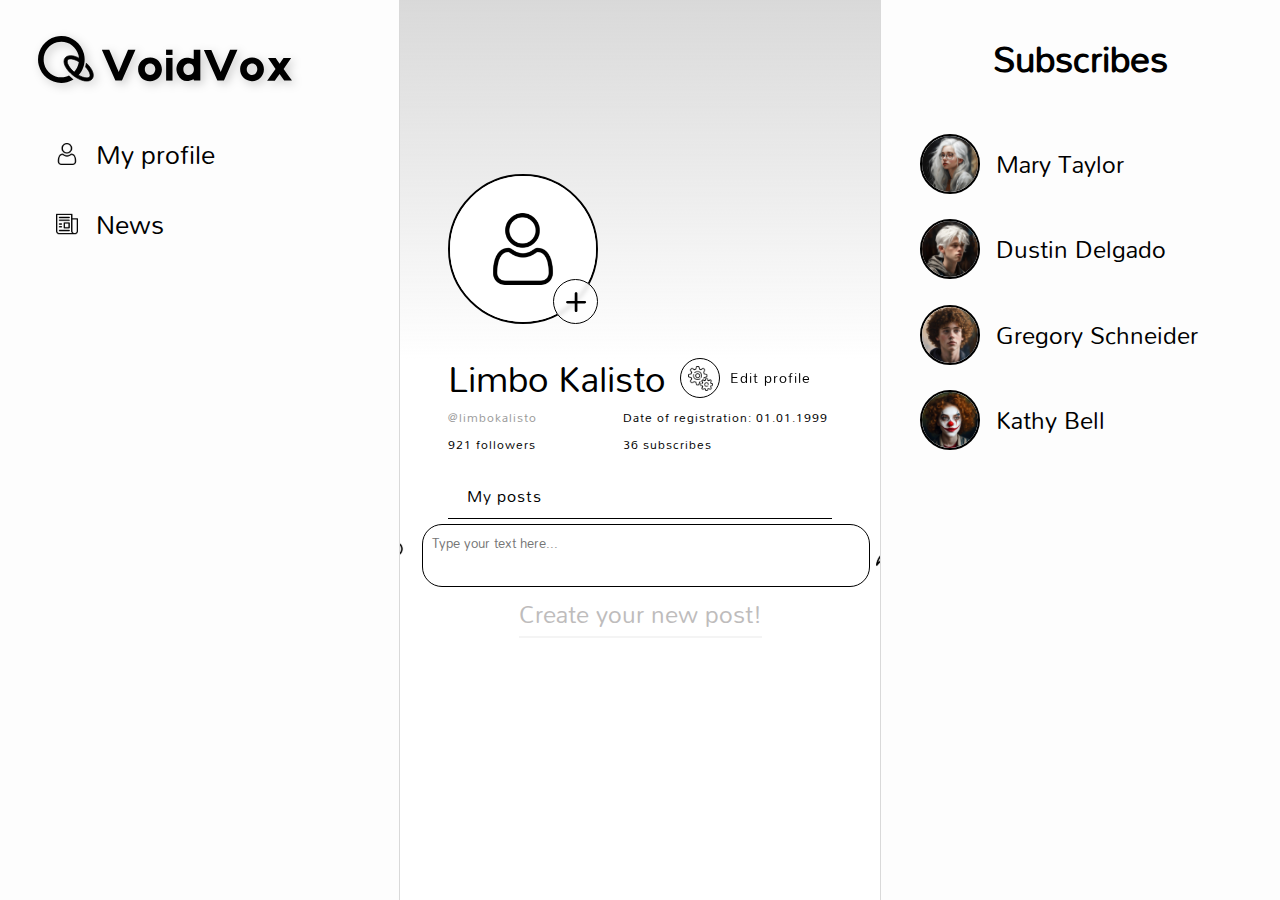
<file: index.html>
<!DOCTYPE html>
<html lang="en">
  <head>
    <meta charset="UTF-8" />
    <meta name="viewport" content="width=device-width, initial-scale=1.0" />
    <link rel="preconnect" href="https://fonts.googleapis.com" />
    <link rel="preconnect" href="https://fonts.gstatic.com" crossorigin />
    <link
      href="https://fonts.googleapis.com/css2?family=Mandali&display=swap"
      rel="stylesheet"
    />
    <link rel="apple-touch-icon" sizes="180x180" href="/apple-touch-icon.png" />
    <link rel="icon" type="image/png" sizes="32x32" href="/favicon-32x32.png" />
    <link rel="icon" type="image/png" sizes="16x16" href="/favicon-16x16.png" />
    <link rel="manifest" href="/site.webmanifest" />
    <link rel="stylesheet" href="css/styles.css" />
    <title>VoidVox</title>
  </head>
  <body>
    <div class="wrapper">
      <div class="right_part">
        <div class="logo">
          <img src="img/logo.svg" alt="" />
        </div>
        <div class="profile_button">
          <a href="#" class="myProfile">
            <div class="myProfile">
              <img src="img/profile.svg" alt="" />
              <p class="profile_text">My profile</p>
            </div>
          </a>
        </div>
        <div class="profile_button">
          <a href="pages/news.html" class="myProfile">
            <div class="myProfile">
              <img src="img/newspaper.png" alt="" />
              <p class="profile_text">News</p>
            </div>
          </a>
        </div>
      </div>

      <div class="main_part">
        <div class="header">
          <div class="avatar">
            <div class="avatar_icon">
              <img src="img/avatar.png" id="avatar" alt="" />
              <div class="add_avatar" onclick="uploadImage()">
                <span class="plus">+</span>
                <input
                  type="file"
                  id="imageAdd"
                  style="display: none"
                  onchange="updateAvatar()"
                />
              </div>
            </div>
          </div>
        </div>
        <div class="main_info">
          <div class="name">
            <p class="name_text" id="name">Limbo Kalisto</p>
          </div>
          <div class="second_info">
            <div class="first_block">
              <p class="second_info_text" id="tag">
                <span>@limbokalisto</span>
              </p>
              <p class="second_info_text">921 followers</p>
            </div>
            <div class="second_block">
              <p class="second_info_text">Date of registration: 01.01.1999</p>
              <p class="second_info_text">36 subscribes</p>
            </div>
            <a class="edit_profile_link" onclick="openEditProfilePopup(event)">
              <div class="edit_profile">
                <div class="edit_logo">
                  <img src="img/gear.png" alt="" />
                </div>
                <div class="edit_text">Edit profile</div>
              </div>
            </a>
          </div>
        </div>
        <div class="posts_infoblock">
          <p class="posts_infoblock_text">My posts</p>
        </div>
        <div class="create_post">
          <div class="add_icon">
            <img src="img/clip.svg" alt="" onclick="chooseImage()" />
            <input
              type="file"
              id="imageInput"
              accept="image/*"
              style="display: none"
              onchange="handleImageChange()"
            />
          </div>
          <div>
            <textarea
              id="textInput"
              class="text_input"
              placeholder="Type your text here..."
            ></textarea>
          </div>
          <a href="" class="enter_icon" onclick="publishPost(event)">
            <div>
              <img src="img/forward.svg" alt="" />
            </div>
          </a>
        </div>
        <div class="post_container" id="posts"></div>
        <div class="empty_post" id="empty_post">
          <p>Create your new post!</p>
        </div>
      </div>
      <!-- Всплывающее окно для редактирования профиля -->
      <div class="popup" id="editProfilePopup">
        <div class="popup-content">
          <span class="close" onclick="closeEditProfilePopup(event)"
            >&times;</span
          >
          <h2>Edit Profile</h2>
          <label for="editName">Name:</label>
          <input type="text" id="editName" />
          <label for="editTag">Tag:</label>
          <input type="text" id="editTag" />
          <button onclick="saveProfileChanges(event)">Save Changes</button>
        </div>
      </div>

      <div class="left_part">
        <div class="subscribes">
          <h1>Subscribes</h1>
          <a href="pages/MaryTaylor.html" class="subscriber">
            <div class="subscriber">
              <div class="sub_avatar">
                <img src="img/Mary.png" alt="" />
              </div>
              <p>Mary Taylor</p>
            </div>
          </a>
          <a href="pages/DustinDelgado.html" class="subscriber">
            <div class="subscriber">
              <div class="sub_avatar">
                <img src="img/Dustin.png" alt="" />
              </div>
              <p>Dustin Delgado</p>
            </div>
          </a>
          <a href="pages/GregorySchneider.html" class="subscriber">
            <div class="subscriber">
              <div class="sub_avatar">
                <img src="img/Gregory.png" alt="" />
              </div>
              <p>Gregory Schneider</p>
            </div>
          </a>
          <a href="pages/KathyBell.html" class="subscriber">
            <div class="subscriber">
              <div class="sub_avatar">
                <img src="img/Kathy.png" alt="" />
              </div>
              <p>Kathy Bell</p>
            </div>
          </a>
        </div>
      </div>
    </div>
    <script src="js/scripts.js"></script>
  </body>
</html>
</file>
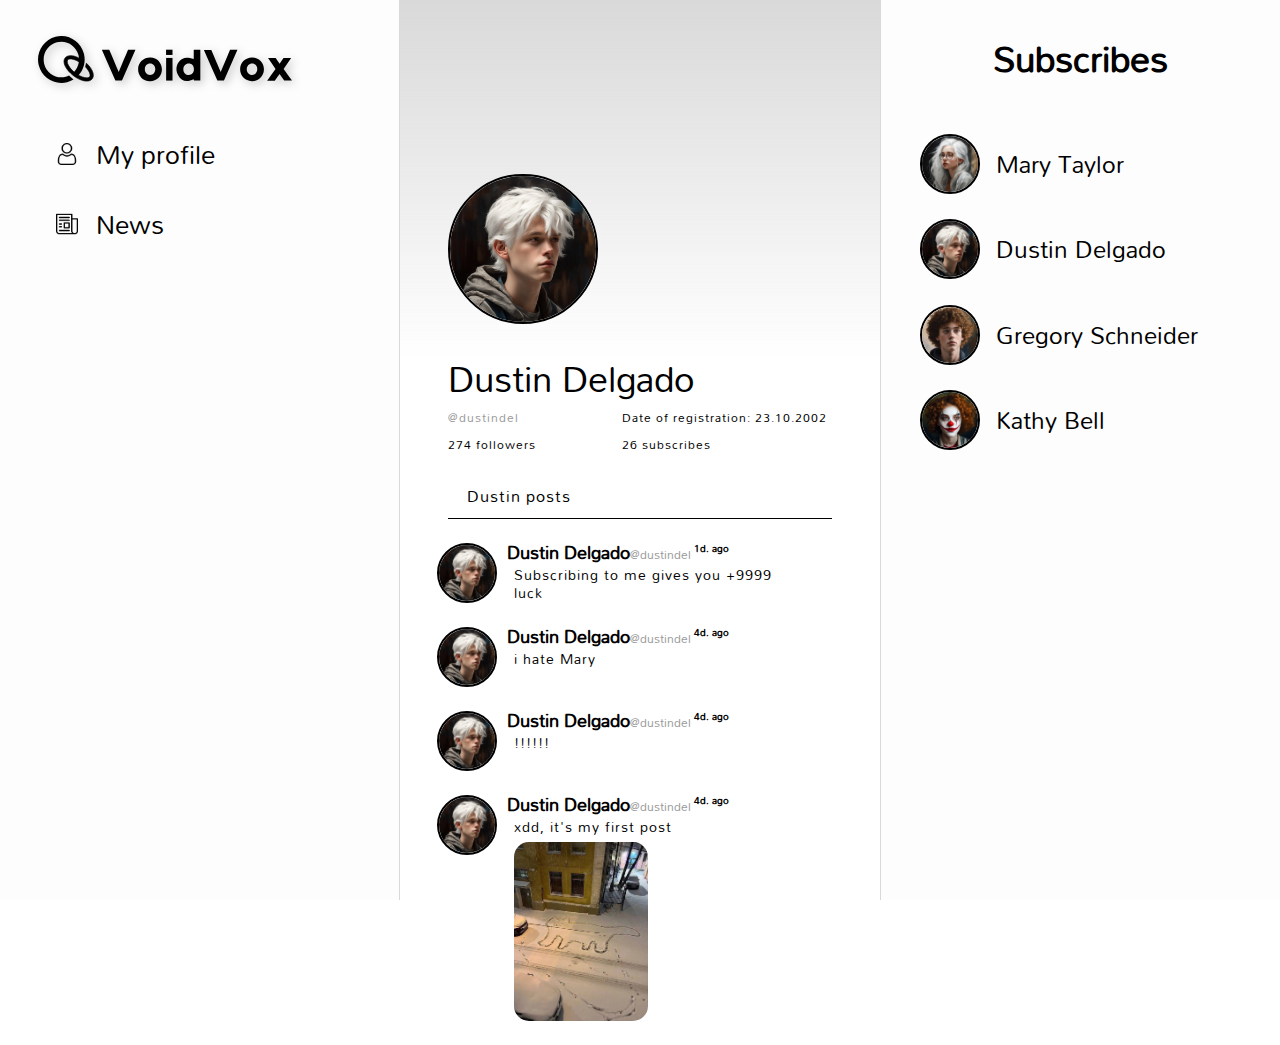
<file: pages/DustinDelgado.html>
<!DOCTYPE html>
<html lang="en">
  <head>
    <meta charset="UTF-8" />
    <meta name="viewport" content="width=device-width, initial-scale=1.0" />
    <link rel="preconnect" href="https://fonts.googleapis.com" />
    <link rel="preconnect" href="https://fonts.gstatic.com" crossorigin />
    <link
      href="https://fonts.googleapis.com/css2?family=Mandali&display=swap"
      rel="stylesheet"
    />
    <link
      rel="apple-touch-icon"
      sizes="180x180"
      href="../apple-touch-icon.png"
    />
    <link
      rel="icon"
      type="image/png"
      sizes="32x32"
      href="../favicon-32x32.png"
    />
    <link
      rel="icon"
      type="image/png"
      sizes="16x16"
      href="../favicon-16x16.png"
    />
    <link rel="stylesheet" href="MaryTaylor.css" />
    <title>VoidVox</title>
  </head>
  <body>
    <div class="wrapper">
      <div class="right_part">
        <div class="logo">
          <img src="../img/logo.svg" alt="" />
        </div>
        <div class="profile_button">
          <a href="../index.html"  class="myProfile">
            <div class="myProfile">
              <img src="../img/profile.svg" alt="" />
              <p class="profile_text">My profile</p>
            </div>
          </a>
        </div>
        <div class="profile_button">
          <a href="news.html"  class="myProfile">
          <div class="myProfile">
            <img src="../img/newspaper.png" alt="" />
            <p class="profile_text">News</p>
          </div>
        </a>
        </div>
      </div>

      <div class="main_part">
        <div class="header">
          <div class="avatar">
            <div class="avatar_icon">
              <img src="../img/Dustin.png" id="avatar" alt="" />
            </div>
          </div>
        </div>
        <div class="main_info">
          <div class="name">
            <p class="name_text" id="name">Dustin Delgado</p>
          </div>
          <div class="second_info">
            <div class="first_block">
              <p class="second_info_text" id="tag">
                <span>@dustindel</span>
              </p>
              <p class="second_info_text">274 followers</p>
            </div>
            <div class="second_block">
              <p class="second_info_text">Date of registration: 23.10.2002</p>
              <p class="second_info_text">26 subscribes</p>
            </div>
          </div>
        </div>
        <div class="posts_infoblock">
          <p class="posts_infoblock_text">Dustin posts</p>
        </div>

        <div class="post_container" id="posts">
          <div class="post">
            <div class="post_avatar">
              <img src="../img/Dustin.png" alt="" />
            </div>
            <div class="post_content">
              <div class="post_profile">
                <p>Dustin Delgado</p>
                <p><span>@dustindel</span></p>
                <p class="post_date">1d. ago</p>
              </div>
              <div class="post_main">
                <p>
                  Subscribing to me gives you +9999 luck
                </p>
              </div>
            </div>
          </div>
          <div class="post">
            <div class="post_avatar">
              <img src="../img/Dustin.png" alt="" />
            </div>
            <div class="post_content">
              <div class="post_profile">
                <p>Dustin Delgado</p>
                <p><span>@dustindel</span></p>
                <p class="post_date">4d. ago</p>
              </div>
              <div class="post_main">
                <p>i hate Mary</p>

              </div>
            </div>
          </div>
          <div class="post">
            <div class="post_avatar">
              <img src="../img/Dustin.png" alt="" />
            </div>
            <div class="post_content">
              <div class="post_profile">
                <p>Dustin Delgado</p>
                <p><span>@dustindel</span></p>
                <p class="post_date">4d. ago</p>
              </div>
              <div class="post_main">
                <p>!!!!!!</p>

              </div>
            </div>
          </div>
          <div class="post">
            <div class="post_avatar">
              <img src="../img/Dustin.png" alt="" />
            </div>
            <div class="post_content">
              <div class="post_profile">
                <p>Dustin Delgado</p>
                <p><span>@dustindel</span></p>
                <p class="post_date">4d. ago</p>
              </div>
              <div class="post_main">
                <p>xdd, it's my first post</p>
                <img src="../img/snow.jpg" alt="" />
              </div>
            </div>
          </div>
        </div>
      </div>
      
      <div class="left_part">
        <div class="subscribes">
          <h1>Subscribes</h1>
          <a href="MaryTaylor.html" class="subscriber">
            <div class="subscriber">
              <div class="sub_avatar">
                <img src="../img/Mary.png" alt="" />
              </div>
              <p>Mary Taylor</p>
            </div>
          </a>
          <a href="#" class="subscriber">
            <div class="subscriber">
              <div class="sub_avatar">
                <img src="../img/Dustin.png" alt="" />
              </div>
              <p>Dustin Delgado</p>
            </div>
          </a>
          <a href="GregorySchneider.html" class="subscriber">
            <div class="subscriber">
              <div class="sub_avatar">
                <img src="../img/Gregory.png" alt="" />
              </div>
              <p>Gregory Schneider</p>
            </div>
          </a>
          <a href="KathyBell.html" class="subscriber">
            <div class="subscriber">
              <div class="sub_avatar">
                <img src="../img/Kathy.png" alt="" />
              </div>
              <p>Kathy Bell</p>
            </div>
          </a>
        </div>
      </div>
    </div>
  </body>
</html>
</file>
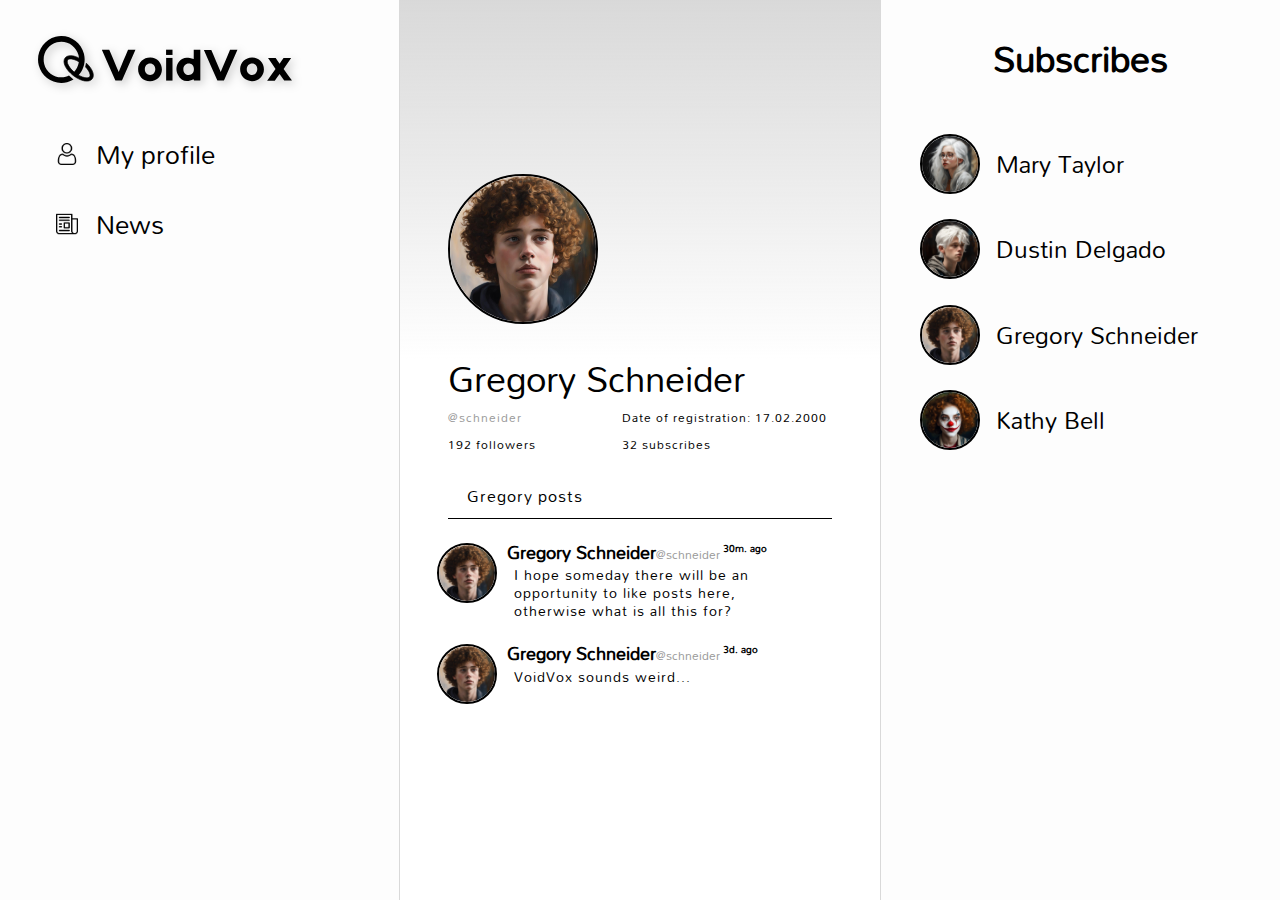
<file: pages/GregorySchneider.html>
<!DOCTYPE html>
<html lang="en">
  <head>
    <meta charset="UTF-8" />
    <meta name="viewport" content="width=device-width, initial-scale=1.0" />
    <link rel="preconnect" href="https://fonts.googleapis.com" />
    <link rel="preconnect" href="https://fonts.gstatic.com" crossorigin />
    <link
      href="https://fonts.googleapis.com/css2?family=Mandali&display=swap"
      rel="stylesheet"
    />
    <link
      rel="apple-touch-icon"
      sizes="180x180"
      href="../apple-touch-icon.png"
    />
    <link
      rel="icon"
      type="image/png"
      sizes="32x32"
      href="../favicon-32x32.png"
    />
    <link
      rel="icon"
      type="image/png"
      sizes="16x16"
      href="../favicon-16x16.png"
    />
    <link rel="stylesheet" href="MaryTaylor.css" />
    <title>VoidVox</title>
  </head>
  <body>
    <div class="wrapper">
      <div class="right_part">
        <div class="logo">
          <img src="../img/logo.svg" alt="" />
        </div>
        <div class="profile_button">
          <a href="../index.html"  class="myProfile">
            <div class="myProfile">
              <img src="../img/profile.svg" alt="" />
              <p class="profile_text">My profile</p>
            </div>
          </a>
        </div>
        <div class="profile_button">
          <a href="news.html"  class="myProfile">
          <div class="myProfile">
            <img src="../img/newspaper.png" alt="" />
            <p class="profile_text">News</p>
          </div>
        </a>
        </div>
      </div>

      <div class="main_part">
        <div class="header">
          <div class="avatar">
            <div class="avatar_icon">
              <img src="../img/Gregory.png" id="avatar" alt="" />
            </div>
          </div>
        </div>
        <div class="main_info">
          <div class="name">
            <p class="name_text" id="name">Gregory Schneider</p>
          </div>
          <div class="second_info">
            <div class="first_block">
              <p class="second_info_text" id="tag">
                <span>@schneider</span>
              </p>
              <p class="second_info_text">192 followers</p>
            </div>
            <div class="second_block">
              <p class="second_info_text">Date of registration: 17.02.2000</p>
              <p class="second_info_text">32 subscribes</p>
            </div>
          </div>
        </div>
        <div class="posts_infoblock">
          <p class="posts_infoblock_text">Gregory posts</p>
        </div>

        <div class="post_container" id="posts">
          <div class="post">
            <div class="post_avatar">
              <img src="../img/Gregory.png" alt="" />
            </div>
            <div class="post_content">
              <div class="post_profile">
                <p>Gregory Schneider</p>
                <p><span>@schneider</span></p>
                <p class="post_date">30m. ago</p>
              </div>
              <div class="post_main">
                <p>
                  I hope someday there will be an opportunity to like posts here, otherwise what is all this for?
                </p>
              </div>
            </div>
          </div>
          <div class="post">
            <div class="post_avatar">
              <img src="../img/Gregory.png" alt="" />
            </div>
            <div class="post_content">
              <div class="post_profile">
                <p>Gregory Schneider</p>
                <p><span>@schneider</span></p>
                <p class="post_date">3d. ago</p>
              </div>
              <div class="post_main">
                <p>VoidVox sounds weird...</p>
              </div>
            </div>
          </div>
        </div>
      </div>

      <div class="left_part">
        <div class="subscribes">
          <h1>Subscribes</h1>
          <a href="MaryTaylor.html" class="subscriber">
            <div class="subscriber">
              <div class="sub_avatar">
                <img src="../img/Mary.png" alt="" />
              </div>
              <p>Mary Taylor</p>
            </div>
          </a>
          <a href="DustinDelgado.html" class="subscriber">
            <div class="subscriber">
              <div class="sub_avatar">
                <img src="../img/Dustin.png" alt="" />
              </div>
              <p>Dustin Delgado</p>
            </div>
          </a>
          <a href="#" class="subscriber">
            <div class="subscriber">
              <div class="sub_avatar">
                <img src="../img/Gregory.png" alt="" />
              </div>
              <p>Gregory Schneider</p>
            </div>
          </a>
          <a href="KathyBell.html" class="subscriber">
            <div class="subscriber">
              <div class="sub_avatar">
                <img src="../img/Kathy.png" alt="" />
              </div>
              <p>Kathy Bell</p>
            </div>
          </a>
        </div>
      </div>
    </div>
  </body>
</html>
</file>
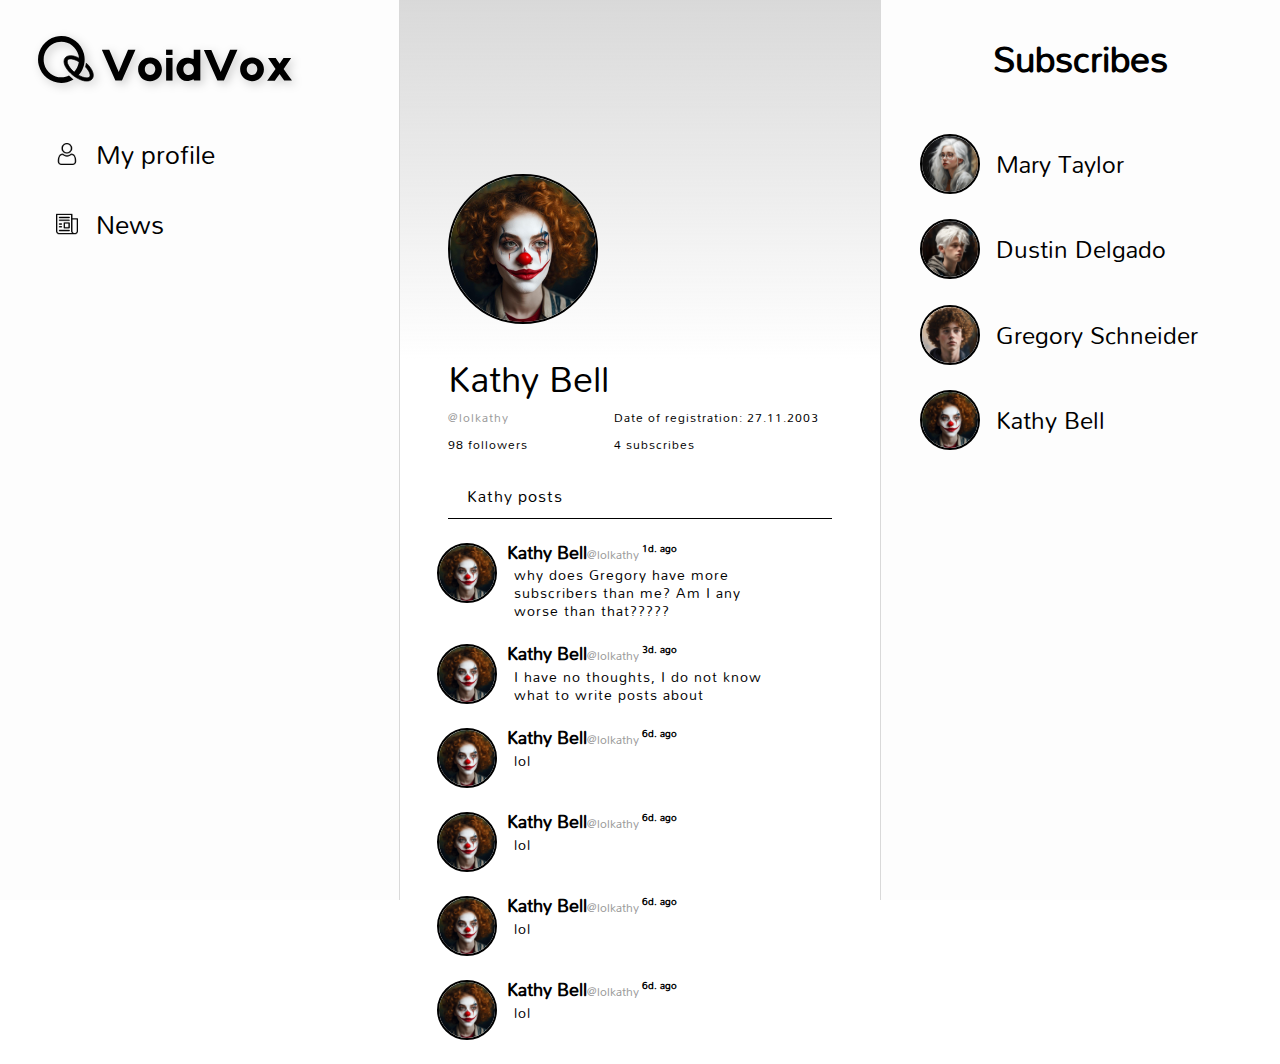
<file: pages/KathyBell.html>
<!DOCTYPE html>
<html lang="en">
  <head>
    <meta charset="UTF-8" />
    <meta name="viewport" content="width=device-width, initial-scale=1.0" />
    <link rel="preconnect" href="https://fonts.googleapis.com" />
    <link rel="preconnect" href="https://fonts.gstatic.com" crossorigin />
    <link
      href="https://fonts.googleapis.com/css2?family=Mandali&display=swap"
      rel="stylesheet"
    />
    <link
      rel="apple-touch-icon"
      sizes="180x180"
      href="../apple-touch-icon.png"
    />
    <link
      rel="icon"
      type="image/png"
      sizes="32x32"
      href="../favicon-32x32.png"
    />
    <link
      rel="icon"
      type="image/png"
      sizes="16x16"
      href="../favicon-16x16.png"
    />
    <link rel="stylesheet" href="MaryTaylor.css" />
    <title>VoidVox</title>
  </head>
  <body>
    <div class="wrapper">
      <div class="right_part">
        <div class="logo">
          <img src="../img/logo.svg" alt="" />
        </div>
        <div class="profile_button">
          <a href="../index.html"  class="myProfile">
            <div class="myProfile">
              <img src="../img/profile.svg" alt="" />
              <p class="profile_text">My profile</p>
            </div>
          </a>
        </div>
        <div class="profile_button">
          <a href="news.html"  class="myProfile">
          <div class="myProfile">
            <img src="../img/newspaper.png" alt="" />
            <p class="profile_text">News</p>
          </div>
        </a>
        </div>
      </div>

      <div class="main_part">
        <div class="header">
          <div class="avatar">
            <div class="avatar_icon">
              <img src="../img/Kathy.png" id="avatar" alt="" />
            </div>
          </div>
        </div>
        <div class="main_info">
          <div class="name">
            <p class="name_text" id="name">Kathy Bell</p>
          </div>
          <div class="second_info">
            <div class="first_block">
              <p class="second_info_text" id="tag">
                <span>@lolkathy</span>
              </p>
              <p class="second_info_text">98 followers</p>
            </div>
            <div class="second_block">
              <p class="second_info_text">Date of registration: 27.11.2003</p>
              <p class="second_info_text">4 subscribes</p>
            </div>
          </div>
        </div>
        <div class="posts_infoblock">
          <p class="posts_infoblock_text">Kathy posts</p>
        </div>

        <div class="post_container" id="posts">
          <div class="post">
            <div class="post_avatar">
              <img src="../img/Kathy.png" alt="" />
            </div>
            <div class="post_content">
              <div class="post_profile">
                <p>Kathy Bell</p>
                <p><span>@lolkathy</span></p>
                <p class="post_date">1d. ago</p>
              </div>
              <div class="post_main">
                <p>
                  why does Gregory have more subscribers than me? Am I any worse than that?????
                </p>
              </div>
            </div>
          </div>
          <div class="post">
            <div class="post_avatar">
              <img src="../img/Kathy.png" alt="" />
            </div>
            <div class="post_content">
              <div class="post_profile">
                <p>Kathy Bell</p>
                <p><span>@lolkathy</span></p>
                <p class="post_date">3d. ago</p>
              </div>
              <div class="post_main">
                <p>I have no thoughts, I do not know what to write posts about</p>
              </div>
            </div>
          </div>
          <div class="post">
            <div class="post_avatar">
              <img src="../img/Kathy.png" alt="" />
            </div>
            <div class="post_content">
              <div class="post_profile">
                <p>Kathy Bell</p>
                <p><span>@lolkathy</span></p>
                <p class="post_date">6d. ago</p>
              </div>
              <div class="post_main">
                <p>lol</p>
              </div>
            </div>
          </div>
          <div class="post">
            <div class="post_avatar">
              <img src="../img/Kathy.png" alt="" />
            </div>
            <div class="post_content">
              <div class="post_profile">
                <p>Kathy Bell</p>
                <p><span>@lolkathy</span></p>
                <p class="post_date">6d. ago</p>
              </div>
              <div class="post_main">
                <p>lol</p>
              </div>
            </div>
          </div>
          <div class="post">
            <div class="post_avatar">
              <img src="../img/Kathy.png" alt="" />
            </div>
            <div class="post_content">
              <div class="post_profile">
                <p>Kathy Bell</p>
                <p><span>@lolkathy</span></p>
                <p class="post_date">6d. ago</p>
              </div>
              <div class="post_main">
                <p>lol</p>
              </div>
            </div>
          </div>
          <div class="post">
            <div class="post_avatar">
              <img src="../img/Kathy.png" alt="" />
            </div>
            <div class="post_content">
              <div class="post_profile">
                <p>Kathy Bell</p>
                <p><span>@lolkathy</span></p>
                <p class="post_date">6d. ago</p>
              </div>
              <div class="post_main">
                <p>lol</p>
              </div>
            </div>
          </div>
        </div>
      </div>
     

      <div class="left_part">
        <div class="subscribes">
          <h1>Subscribes</h1>
          <a href="MaryTaylor.html" class="subscriber">
            <div class="subscriber">
              <div class="sub_avatar">
                <img src="../img/Mary.png" alt="" />
              </div>
              <p>Mary Taylor</p>
            </div>
          </a>
          <a href="DustinDelgado.html" class="subscriber">
            <div class="subscriber">
              <div class="sub_avatar">
                <img src="../img/Dustin.png" alt="" />
              </div>
              <p>Dustin Delgado</p>
            </div>
          </a>
          <a href="GregorySchneider.html" class="subscriber">
            <div class="subscriber">
              <div class="sub_avatar">
                <img src="../img/Gregory.png" alt="" />
              </div>
              <p>Gregory Schneider</p>
            </div>
          </a>
          <a href="#" class="subscriber">
            <div class="subscriber">
              <div class="sub_avatar">
                <img src="../img/Kathy.png" alt="" />
              </div>
              <p>Kathy Bell</p>
            </div>
          </a>
        </div>
      </div>
    </div>
  </body>
</html>
</file>
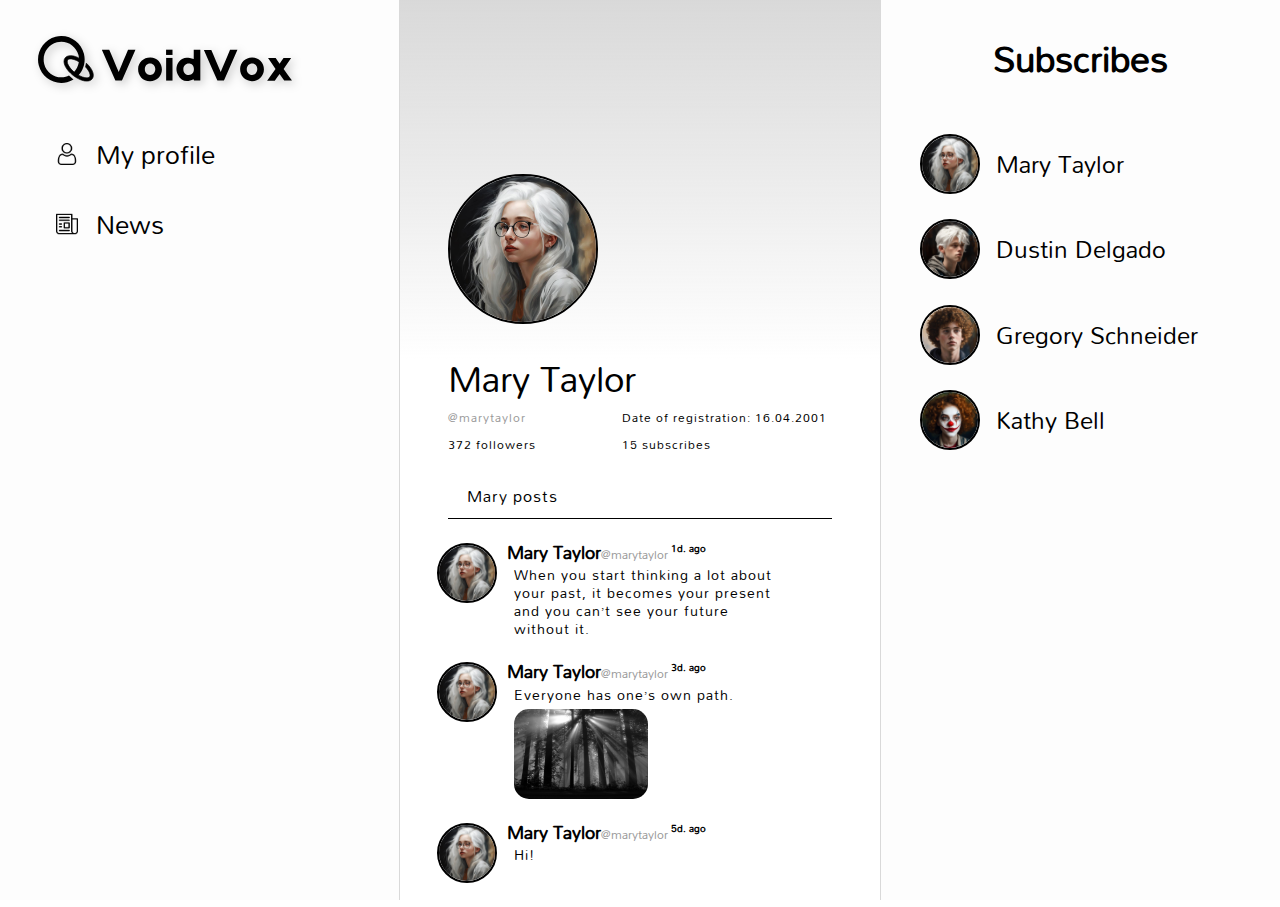
<file: pages/MaryTaylor.html>
<!DOCTYPE html>
<html lang="en">
  <head>
    <meta charset="UTF-8" />
    <meta name="viewport" content="width=device-width, initial-scale=1.0" />
    <link rel="preconnect" href="https://fonts.googleapis.com" />
    <link rel="preconnect" href="https://fonts.gstatic.com" crossorigin />
    <link
      href="https://fonts.googleapis.com/css2?family=Mandali&display=swap"
      rel="stylesheet"
    />
    <link
      rel="apple-touch-icon"
      sizes="180x180"
      href="../apple-touch-icon.png"
    />
    <link
      rel="icon"
      type="image/png"
      sizes="32x32"
      href="../favicon-32x32.png"
    />
    <link
      rel="icon"
      type="image/png"
      sizes="16x16"
      href="../favicon-16x16.png"
    />
    <link rel="stylesheet" href="MaryTaylor.css" />
    <title>VoidVox</title>
  </head>
  <body>
    <div class="wrapper">
      <div class="right_part">
        <div class="logo">
          <img src="../img/logo.svg" alt="" />
        </div>
        <div class="profile_button">
          <a href="../index.html"  class="myProfile">
            <div class="myProfile">
              <img src="../img/profile.svg" alt="" />
              <p class="profile_text">My profile</p>
            </div>
          </a>
        </div>
        <div class="profile_button">
          <a href="news.html"  class="myProfile">
          <div class="myProfile">
            <img src="../img/newspaper.png" alt="" />
            <p class="profile_text">News</p>
          </div>
        </a>
        </div>
      </div>

      <div class="main_part">
        <div class="header">
          <div class="avatar">
            <div class="avatar_icon">
              <img src="../img/Mary.png" id="avatar" alt="" />
            </div>
          </div>
        </div>
        <div class="main_info">
          <div class="name">
            <p class="name_text" id="name">Mary Taylor</p>
          </div>
          <div class="second_info">
            <div class="first_block">
              <p class="second_info_text" id="tag">
                <span>@marytaylor</span>
              </p>
              <p class="second_info_text">372 followers</p>
            </div>
            <div class="second_block">
              <p class="second_info_text">Date of registration: 16.04.2001</p>
              <p class="second_info_text">15 subscribes</p>
            </div>
          </div>
        </div>
        <div class="posts_infoblock">
          <p class="posts_infoblock_text">Mary posts</p>
        </div>

        <div class="post_container" id="posts">
          <div class="post">
            <div class="post_avatar">
              <img src="../img/Mary.png" alt="" />
            </div>
            <div class="post_content">
              <div class="post_profile">
                <p>Mary Taylor</p>
                <p><span>@marytaylor</span></p>
                <p class="post_date">1d. ago</p>
              </div>
              <div class="post_main">
                <p>
                  When you start thinking a lot about your past, it becomes your
                  present and you can’t see your future without it.
                </p>
              </div>
            </div>
          </div>
          <div class="post">
            <div class="post_avatar">
              <img src="../img/Mary.png" alt="" />
            </div>
            <div class="post_content">
              <div class="post_profile">
                <p>Mary Taylor</p>
                <p><span>@marytaylor</span></p>
                <p class="post_date">3d. ago</p>
              </div>
              <div class="post_main">
                <p>Everyone has one’s own path.</p>
                <img src="../img/les.jpg" alt="" />
              </div>
            </div>
          </div>
          <div class="post">
            <div class="post_avatar">
              <img src="../img/Mary.png" alt="" />
            </div>
            <div class="post_content">
              <div class="post_profile">
                <p>Mary Taylor</p>
                <p><span>@marytaylor</span></p>
                <p class="post_date">5d. ago</p>
              </div>
              <div class="post_main">
                <p>Hi!</p>
              </div>
            </div>
          </div>
        </div>
      </div>
      

      <div class="left_part">
        <div class="subscribes">
          <h1>Subscribes</h1>
          <a href="#" class="subscriber">
            <div class="subscriber">
              <div class="sub_avatar">
                <img src="../img/Mary.png" alt="" />
              </div>
              <p>Mary Taylor</p>
            </div>
          </a>
          <a href="DustinDelgado.html" class="subscriber">
            <div class="subscriber">
              <div class="sub_avatar">
                <img src="../img/Dustin.png" alt="" />
              </div>
              <p>Dustin Delgado</p>
            </div>
          </a>
          <a href="GregorySchneider.html" class="subscriber">
            <div class="subscriber">
              <div class="sub_avatar">
                <img src="../img/Gregory.png" alt="" />
              </div>
              <p>Gregory Schneider</p>
            </div>
          </a>
          <a href="KathyBell.html" class="subscriber">
            <div class="subscriber">
              <div class="sub_avatar">
                <img src="../img/Kathy.png" alt="" />
              </div>
              <p>Kathy Bell</p>
            </div>
          </a>
        </div>
      </div>
    </div>
  </body>
</html>
</file>
<file: css/styles.css>
/*Обнуление*/
* {
  padding: 0;
  margin: 0;
  border: 0;
}
*,
*:before,
*:after {
  -moz-box-sizing: border-box;
  -webkit-box-sizing: border-box;
  box-sizing: border-box;
}
:focus,
:active {
  outline: none;
}
a:focus,
a:active {
  outline: none;
}

nav,
footer,
header,
aside {
  display: block;
}

html,
body {
  height: 100%;
  width: 100%;
  font-size: 100%;
  line-height: 1;
  font-size: 14px;
  -ms-text-size-adjust: 100%;
  -moz-text-size-adjust: 100%;
  -webkit-text-size-adjust: 100%;
}
input,
button,
textarea {
  font-family: inherit;
}

input::-ms-clear {
  display: none;
}
button {
  cursor: pointer;
}
button::-moz-focus-inner {
  padding: 0;
  border: 0;
}
a,
a:visited {
  text-decoration: none;
}
a:hover {
  text-decoration: none;
}
ul li {
  list-style: none;
}
img {
  vertical-align: top;
}

h1,
h2,
h3,
h4,
h5,
h6 {
  font-size: inherit;
  font-weight: 400;
}
/*--------------------*/

.bigred {
  font-size: 20px;
  color: red;
}

body {
  font-family: "Mandali", sans-serif;
}
.wrapper {
  width: 100%;
  height: 100%;
  display: flex;
}
.right_part {
  width: 400px;
  height: 100%;
  display: flex;
  flex-direction: column;
  align-items: left;
  background-color: #fdfdfd;
  position: fixed;
  padding-left: 3%;
}
.right_part::after {
  content: "";
  position: absolute;
  top: 0%; /* половина высоты div */
  right: 0;
  height: 100%; /* половина высоты div */
  border-right: 1px solid rgba(217, 217, 217, 1); /* тут можно установить нужный цвет и толщину границы */
}
.logo {
  margin-top: 10%;
  margin-bottom: 10%;
}
.logo img {
  width: 70%;
  filter: drop-shadow(3px 3px 5px rgba(0, 0, 0, 0.2));
}
.profile_button {
  width: 100%;
  height: 70px;
  display: flex;
  align-items: center;
  flex-direction: column;
}
.myProfile {
  width: 100%;
  height: 100%;
  display: flex;
  justify-content: left;
  align-items: center;
  flex-direction: row;
}
.profile_button{
  margin-left: 5%;
}
.profile_button a{
  color: black;
}
.myProfile img {
  width: 6%;
}
.profile_text {
  font-size: 26px;
  margin-left: 5%;
}
.post_button {
  width: 200px;
  height: 80px;
  font-size: 36px;
  display: flex;
  justify-content: center;
  align-items: center;
  border: 2px solid black;
  border-radius: 30px;
  background-color: #fff;
}
.left_part {
  width: 400px;
  height: 100%;
  display: flex;
  flex-direction: column;
  align-items: center;
  background-color: #fdfdfd;
  position: fixed;
  top: 0;
  right: 0;
}
.left_part::before {
  content: "";
  position: absolute;
  top: 0%; /* половина высоты div */
  left: 0;
  height: 100%; /* половина высоты div */
  border-right: 1px solid rgba(217, 217, 217, 1); /* тут можно установить нужный цвет и толщину границы */
}
.main_part {
  width: 100%;
  height: 100%;
  padding: 0 400px;
}
.header {
  width: 100%;
  height: 40%;
  background: rgb(217, 217, 217);
  background: linear-gradient(
    180deg,
    rgba(217, 217, 217, 1) 0%,
    rgba(0, 0, 0, 0) 100%
  );
  position: relative;
  display: flex;
}
.avatar {
  position: absolute;
  bottom: 10%;
  left: 10%;
  display: flex;
  justify-content: center;
  flex-direction: column;
  align-items: center;
}

.avatar img {
  width: 150px;
  height: 150px;
  border: 2px solid black;
  border-radius: 50%;
  overflow: hidden;
  background-color: #fff;
  object-fit: cover; /* Добавляем это свойство для центрирования и обрезки изображения */
}

.add_avatar {
  bottom: 0;
  right: 0;
  position: absolute;
  width: 30%;
  height: 30%;
  background-color: #ffffffca;
  display: flex;
  align-items: center;
  justify-content: center;
  border: 1px solid black;
  border-radius: 50%;
  backdrop-filter: blur(2px);
  cursor: pointer;
  transform: rotate(0deg);
  transition: transform 0.4s ease-in-out;
}

.add_avatar:hover {
  transform: rotate(360deg);
}

.plus {
  font-size: 40px;
  padding-bottom: 20%;
}
.name_text {
  font-size: 36px;
  margin-left: 10%;
}
.second_info {
  margin-left: 10%;
  display: flex;
  flex-direction: row;
  position: relative;
}
.second_info p {
  margin-top: 15px;
  letter-spacing: 1px;
}
.second_info_text {
  font-size: 12px;
}
.second_info_text span {
  color: #999999;
}
.second_block {
  margin-left: 20%;
}
.edit_profile {
  display: flex;
  align-items: center;
  width: 200px;
  position: absolute;
  top: -70%;
  right: 0;
}
.edit_logo {
  width: 40px;
  height: 40px;
  border: 1px solid black;
  border-radius: 50%;
  display: flex;
  justify-content: center;
  align-items: center;
}
.edit_logo img {
  width: 25px;
  height: 25px;
}
.edit_text {
  margin-left: 5%;
  font-size: 14px;
  font-weight: 400;
  letter-spacing: 1px;
}
.posts_infoblock {
  width: 80%;
  height: 5%;
  display: flex;
  align-items: center;
  border-bottom: 1px solid black;
  margin-left: 10%;
  margin-top: 5%;
}
.posts_infoblock_text {
  margin-left: 5%;
  font-size: 16px;
  letter-spacing: 1px;
}
.create_post {
  width: 100%;
  height: 5%;
  display: flex;
  flex-direction: row;
  align-items: center;
  justify-content: center;
  margin-top: 3%;
}
.add_icon {
  cursor: pointer;
}
.text_input {
  width: 35vw;
  height: 100%;
  display: flex;
  align-items: center;
  border: 1px solid black;
  border-radius: 20px;
  margin-left: 4%;
  resize: none;
  padding: 1% 2%;
}
.enter_icon {
  margin-left: 5%;
}
.post_container {
  padding-bottom: 5%;
}
.post {
  width: 100%;
  justify-content: center;
  display: flex;
  flex-direction: row;
  margin-top: 5%;
}
.post_content {
  margin-left: 2%;
  width: 70%;
}

.post_avatar img{
  width: 60px;
  height: 60px;
  border: 2px solid black;
  border-radius: 50%;
  display: flex;
  justify-content: center;
  flex-direction: column;
  align-items: center;
  background-color: #fff;
  object-fit: cover; /* Добавляем это свойство для центрирования и обрезки изображения */
}
.post_profile {
  display: flex;
  flex-direction: row;
  font-size: 18px;
  font-weight: 800;
}
.post_profile span {
  font-size: 12px;
  color: #999999;
  font-weight: 400;
}
.post_date {
  font-size: 10px;
  font-weight: 800;
  margin-left: 1%;
}
.post_main {
  margin-left: 2%;
  width: 80%;
}
.post_main h1 {
  font-size: 24px;
  letter-spacing: 2px;
  margin-top: 3%;
}
.post_main p {
  word-wrap: break-word;
  margin-top: 2%;
  letter-spacing: 1px;
  line-height: 18px;
}
.post_main img {
  width: 50%;
  border-radius: 15px;
  margin-top: 2%;
}
.subscribes {
  width: 80%;
  display: flex;
  align-items: center;
  flex-direction: column;
  margin-top: 10%;
}
.subscribes h1 {
  font-weight: 800;
  font-size: 36px;
  margin-bottom: 10%;
}
.subscriber {
  display: flex;
  flex-direction: row;
  align-items: center;
  width: 100%;
  margin-top: 12%;

}
.subscribes a{
  color: black;
  margin-top: -4%;
  
}
.subscriber p {
  font-size: 24px;
  margin-left: 5%;
}
.sub_avatar img{
  width: 60px;
  height: 60px;
  border: 2px solid black;
  border-radius: 50%;
  display: flex;
  justify-content: center;
  flex-direction: column;
  align-items: center;
  background-color: #fff;
}
.next {
  width: 90%;
  border-top: 2px solid black;
  display: flex;
  justify-content: center;
  align-items: center;
  margin-top: 10%;
}

/* Стили для всплывающего окна */
.popup {
  display: none;
  position: fixed;
  top: 0;
  left: 0;
  width: 100%;
  height: 100%;
  background-color: rgba(0, 0, 0, 0.5);
  z-index: 10000;
}
.edit_profile_link {
  color: black;
  cursor: pointer;
}
.popup-content {
  background-color: #fefefe;
  display: flex;
  justify-content: center;
  flex-direction: column;
  margin: 10% auto;
  padding: 20px;
  border: 1px solid #888;
  border-radius: 15px;
  width: 20%;
  height: 45%;
  position: relative;
}
.popup-content h2 {
  align-self: center;
  font-size: 24px;
  margin-bottom: 10%;
}
.popup-content label {
  font-size: 18px;
  margin-bottom: 3%;
}
.popup-content input {
  border: 1px solid #888;
  border-radius: 5px;
  height: 10%;
  font-size: 24px;
  margin-bottom: 10%;
  padding: 6% 2%;
}
#editTag {
  text-transform: lowercase;
}
.popup-content button {
  width: 50%;
  height: 10%;
  align-self: center;
  margin-top: 5%;
  border-radius: 5px;
}
.popup-content button:hover,
.popup-content button:focus {
  background-color: #d9d9d9;
}
.close {
  color: #aaa;
  float: right;
  font-size: 28px;
  font-weight: bold;
  cursor: pointer;
  align-self: self-end;
  position: absolute;
  top: 3%;
}

.close:hover,
.close:focus {
  color: black;
  text-decoration: none;
  cursor: pointer;
}
.empty_post {
  display: flex;
  justify-content: center;
  font-size: 24px;
  color: #bebcbc;
}
.empty_post p {
  padding-bottom: 10px;
  border-bottom: 2px solid #88888817;
}
</file>
<file: pages/MaryTaylor.css>
/*Обнуление*/
* {
  padding: 0;
  margin: 0;
  border: 0;
}
*,
*:before,
*:after {
  -moz-box-sizing: border-box;
  -webkit-box-sizing: border-box;
  box-sizing: border-box;
}
:focus,
:active {
  outline: none;
}
a:focus,
a:active {
  outline: none;
}

nav,
footer,
header,
aside {
  display: block;
}

html,
body {
  height: 100%;
  width: 100%;
  font-size: 100%;
  line-height: 1;
  font-size: 14px;
  -ms-text-size-adjust: 100%;
  -moz-text-size-adjust: 100%;
  -webkit-text-size-adjust: 100%;
}
input,
button,
textarea {
  font-family: inherit;
}

input::-ms-clear {
  display: none;
}
button {
  cursor: pointer;
}
button::-moz-focus-inner {
  padding: 0;
  border: 0;
}
a,
a:visited {
  text-decoration: none;
}
a:hover {
  text-decoration: none;
}
ul li {
  list-style: none;
}
img {
  vertical-align: top;
}

h1,
h2,
h3,
h4,
h5,
h6 {
  font-size: inherit;
  font-weight: 400;
}
/*--------------------*/

.bigred {
  font-size: 20px;
  color: red;
}

body {
  font-family: "Mandali", sans-serif;
}
.wrapper {
  width: 100%;
  height: 100%;
  display: flex;
}
.right_part {
  width: 400px;
  height: 100%;
  display: flex;
  flex-direction: column;
  align-items: left;
  background-color: #fdfdfd;
  position: fixed;
  padding-left: 3%;
}
.right_part::after {
  content: "";
  position: absolute;
  top: 0%; /* половина высоты div */
  right: 0;
  height: 100%; /* половина высоты div */
  border-right: 1px solid rgba(217, 217, 217, 1); /* тут можно установить нужный цвет и толщину границы */
}
.logo {
  margin-top: 10%;
  margin-bottom: 10%;
}
.logo img {
  width: 70%;
  filter: drop-shadow(3px 3px 5px rgba(0, 0, 0, 0.2));
}
.profile_button {
  width: 100%;
  height: 70px;
  display: flex;
  align-items: center;
  flex-direction: column;
}
.myProfile {
  width: 100%;
  height: 100%;
  display: flex;
  justify-content: left;
  align-items: center;
  flex-direction: row;
}
.profile_button{
  margin-left: 5%;
}
.profile_button a{
  color: black;
}
.myProfile img {
  width: 6%;
}
.profile_text {
  font-size: 26px;
  margin-left: 5%;
}
.post_button {
  width: 200px;
  height: 80px;
  font-size: 36px;
  display: flex;
  justify-content: center;
  align-items: center;
  border: 2px solid black;
  border-radius: 30px;
  background-color: #fff;
}
.left_part {
  width: 400px;
  height: 100%;
  display: flex;
  flex-direction: column;
  align-items: center;
  background-color: #fdfdfd;
  position: fixed;
  top: 0;
  right: 0;
}
.left_part::before {
  content: "";
  position: absolute;
  top: 0%; /* половина высоты div */
  left: 0;
  height: 100%; /* половина высоты div */
  border-right: 1px solid rgba(217, 217, 217, 1); /* тут можно установить нужный цвет и толщину границы */
}
.main_part {
  width: 100%;
  height: 100%;
  padding: 0 400px;
}
.header {
  width: 100%;
  height: 40%;
  background: rgb(217, 217, 217);
  background: linear-gradient(
    180deg,
    rgba(217, 217, 217, 1) 0%,
    rgba(0, 0, 0, 0) 100%
  );
  position: relative;
  display: flex;
}
.avatar {
  position: absolute;
  bottom: 10%;
  left: 10%;
  display: flex;
  justify-content: center;
  flex-direction: column;
  align-items: center;
}

.avatar img {
  width: 150px;
  height: 150px;
  border: 2px solid black;
  border-radius: 50%;
  overflow: hidden;
  background-color: #fff;
  object-fit: cover; /* Добавляем это свойство для центрирования и обрезки изображения */
}

.add_avatar {
  bottom: 0;
  right: 0;
  position: absolute;
  width: 30%;
  height: 30%;
  background-color: #ffffffca;
  display: flex;
  align-items: center;
  justify-content: center;
  border: 1px solid black;
  border-radius: 50%;
  backdrop-filter: blur(2px);
  cursor: pointer;
  transform: rotate(0deg);
  transition: transform 0.4s ease-in-out;
}

.add_avatar:hover {
  transform: rotate(360deg);
}

.plus {
  font-size: 40px;
  padding-bottom: 20%;
}
.name_text {
  font-size: 36px;
  margin-left: 10%;
}
.second_info {
  margin-left: 10%;
  display: flex;
  flex-direction: row;
  position: relative;
}
.second_info p {
  margin-top: 15px;
  letter-spacing: 1px;
}
.second_info_text {
  font-size: 12px;
}
.second_info_text span {
  color: #999999;
}
.second_block {
  margin-left: 20%;
}
.edit_profile {
  display: flex;
  align-items: center;
  width: 200px;
  position: absolute;
  top: -70%;
  right: 0;
}
.edit_logo {
  width: 40px;
  height: 40px;
  border: 1px solid black;
  border-radius: 50%;
  display: flex;
  justify-content: center;
  align-items: center;
}
.edit_logo img {
  width: 25px;
  height: 25px;
}
.edit_text {
  margin-left: 5%;
  font-size: 14px;
  font-weight: 400;
  letter-spacing: 1px;
}
.posts_infoblock {
  width: 80%;
  height: 5%;
  display: flex;
  align-items: center;
  border-bottom: 1px solid black;
  margin-left: 10%;
  margin-top: 5%;
}
.posts_infoblock_text {
  margin-left: 5%;
  font-size: 16px;
  letter-spacing: 1px;
}
.create_post {
  width: 100%;
  height: 5%;
  display: flex;
  flex-direction: row;
  align-items: center;
  justify-content: center;
  margin-top: 3%;
}
.add_icon {
  cursor: pointer;
}
.text_input {
  width: 35vw;
  height: 100%;
  display: flex;
  align-items: center;
  border: 1px solid black;
  border-radius: 20px;
  margin-left: 4%;
  resize: none;
  padding: 1% 2%;
}
.enter_icon {
  margin-left: 5%;
}
.post_container {
  padding-bottom: 5%;
}
.post {
  width: 100%;
  justify-content: center;
  display: flex;
  flex-direction: row;
  margin-top: 5%;
}
.post_content {
  margin-left: 2%;
  width: 70%;
}

.post_avatar img{
  width: 60px;
  height: 60px;
  border: 2px solid black;
  border-radius: 50%;
  display: flex;
  justify-content: center;
  flex-direction: column;
  align-items: center;
  background-color: #fff;
  object-fit: cover; /* Добавляем это свойство для центрирования и обрезки изображения */
}
.post_profile {
  display: flex;
  flex-direction: row;
  font-size: 18px;
  font-weight: 800;
}
.post_profile span {
  font-size: 12px;
  color: #999999;
  font-weight: 400;
}
.post_date {
  font-size: 10px;
  font-weight: 800;
  margin-left: 1%;
}
.post_main {
  margin-left: 2%;
  width: 80%;
}
.post_main h1 {
  font-size: 24px;
  letter-spacing: 2px;
  margin-top: 3%;
}
.post_main p {
  word-wrap: break-word;
  margin-top: 2%;
  letter-spacing: 1px;
  line-height: 18px;
}
.post_main img {
  width: 50%;
  border-radius: 15px;
  margin-top: 2%;
}
.subscribes {
  width: 80%;
  display: flex;
  align-items: center;
  flex-direction: column;
  margin-top: 10%;
}
.subscribes h1 {
  font-weight: 800;
  font-size: 36px;
  margin-bottom: 10%;
}
.subscriber {
  display: flex;
  flex-direction: row;
  align-items: center;
  width: 100%;
  margin-top: 12%;

}
.subscribes a{
  color: black;
  margin-top: -4%;
  
}
.subscriber p {
  font-size: 24px;
  margin-left: 5%;
}
.sub_avatar img{
  width: 60px;
  height: 60px;
  border: 2px solid black;
  border-radius: 50%;
  display: flex;
  justify-content: center;
  flex-direction: column;
  align-items: center;
  background-color: #fff;
}
.next {
  width: 90%;
  border-top: 2px solid black;
  display: flex;
  justify-content: center;
  align-items: center;
  margin-top: 10%;
}

/* Стили для всплывающего окна */
.popup {
  display: none;
  position: fixed;
  top: 0;
  left: 0;
  width: 100%;
  height: 100%;
  background-color: rgba(0, 0, 0, 0.5);
  z-index: 10000;
}
.edit_profile_link {
  color: black;
  cursor: pointer;
}
.popup-content {
  background-color: #fefefe;
  display: flex;
  justify-content: center;
  flex-direction: column;
  margin: 10% auto;
  padding: 20px;
  border: 1px solid #888;
  border-radius: 15px;
  width: 20%;
  height: 45%;
  position: relative;
}
.popup-content h2 {
  align-self: center;
  font-size: 24px;
  margin-bottom: 10%;
}
.popup-content label {
  font-size: 18px;
  margin-bottom: 3%;
}
.popup-content input {
  border: 1px solid #888;
  border-radius: 5px;
  height: 10%;
  font-size: 24px;
  margin-bottom: 10%;
  padding: 6% 2%;
}
#editTag {
  text-transform: lowercase;
}
.popup-content button {
  width: 50%;
  height: 10%;
  align-self: center;
  margin-top: 5%;
  border-radius: 5px;
}
.popup-content button:hover,
.popup-content button:focus {
  background-color: #d9d9d9;
}
.close {
  color: #aaa;
  float: right;
  font-size: 28px;
  font-weight: bold;
  cursor: pointer;
  align-self: self-end;
  position: absolute;
  top: 3%;
}

.close:hover,
.close:focus {
  color: black;
  text-decoration: none;
  cursor: pointer;
}
.empty_post {
  display: flex;
  justify-content: center;
  font-size: 24px;
  color: #bebcbc;
}
.empty_post p {
  padding-bottom: 10px;
  border-bottom: 2px solid #88888817;
}
</file>
